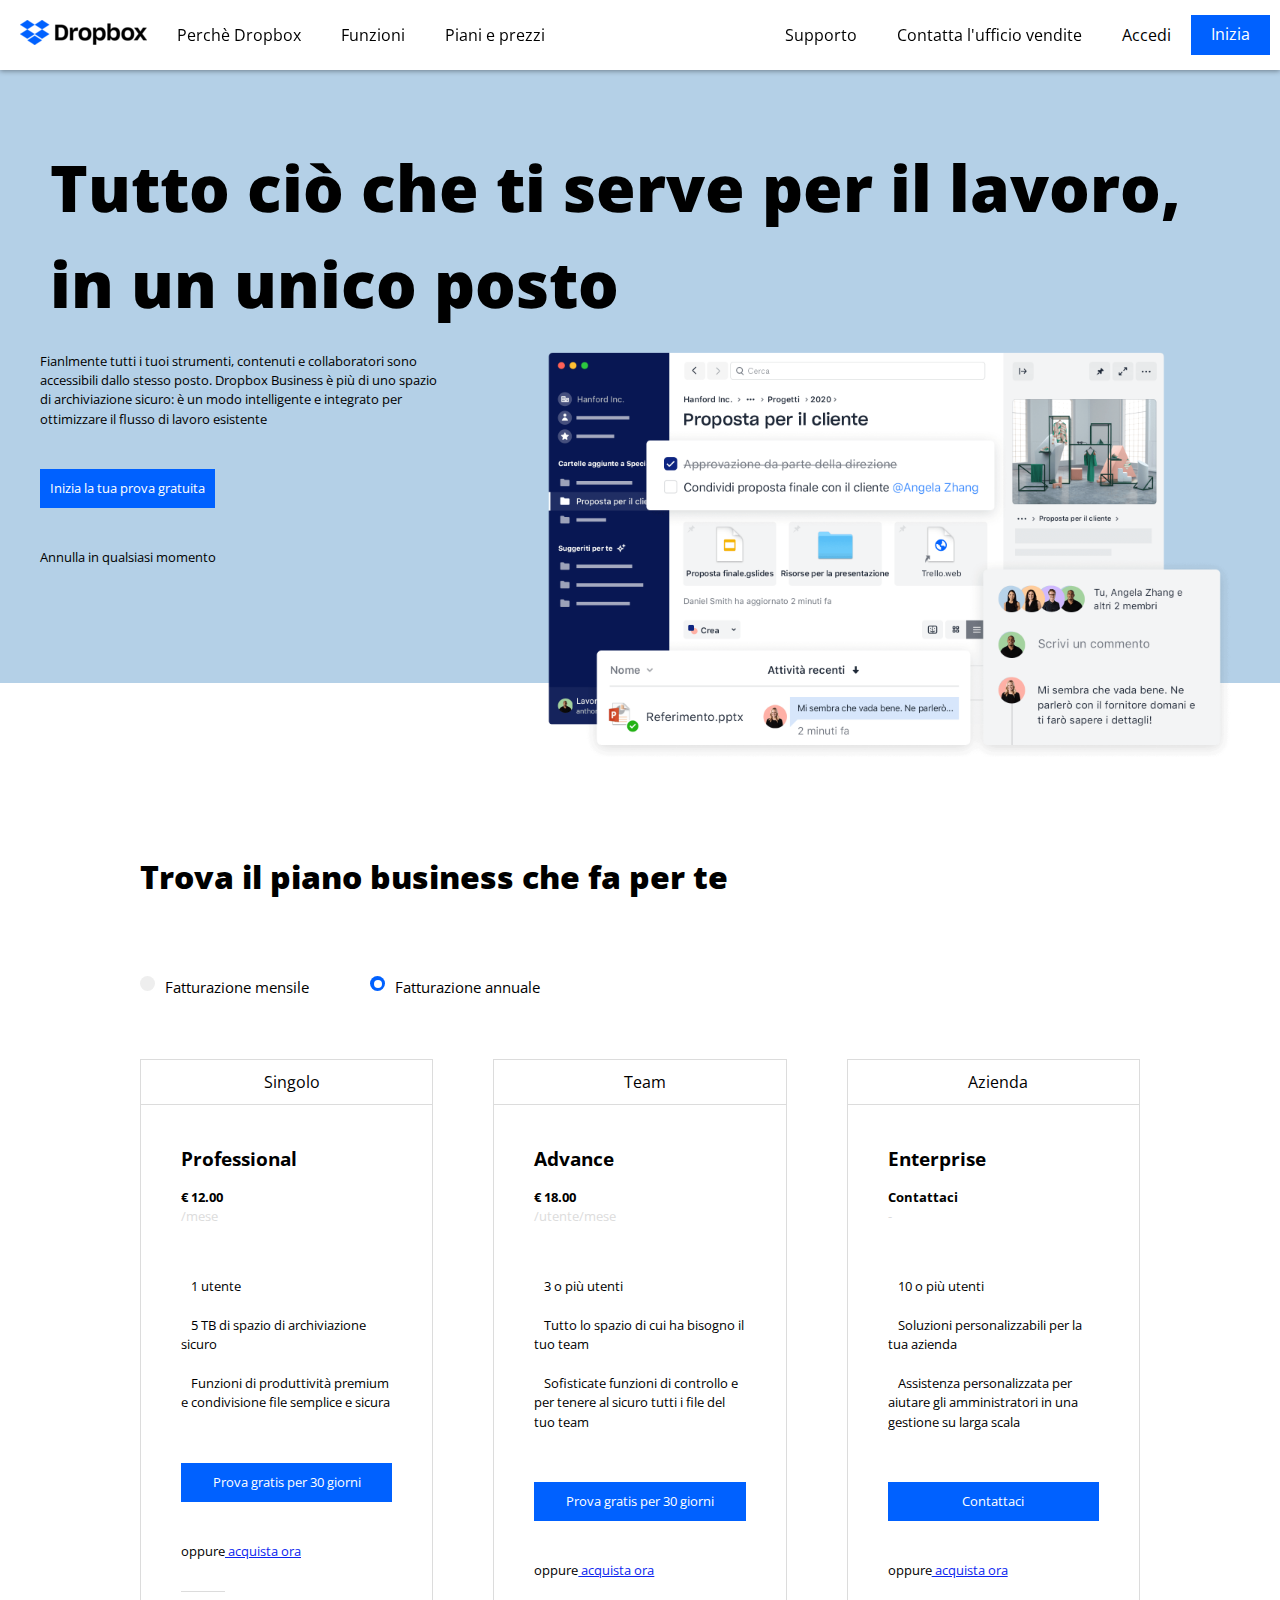
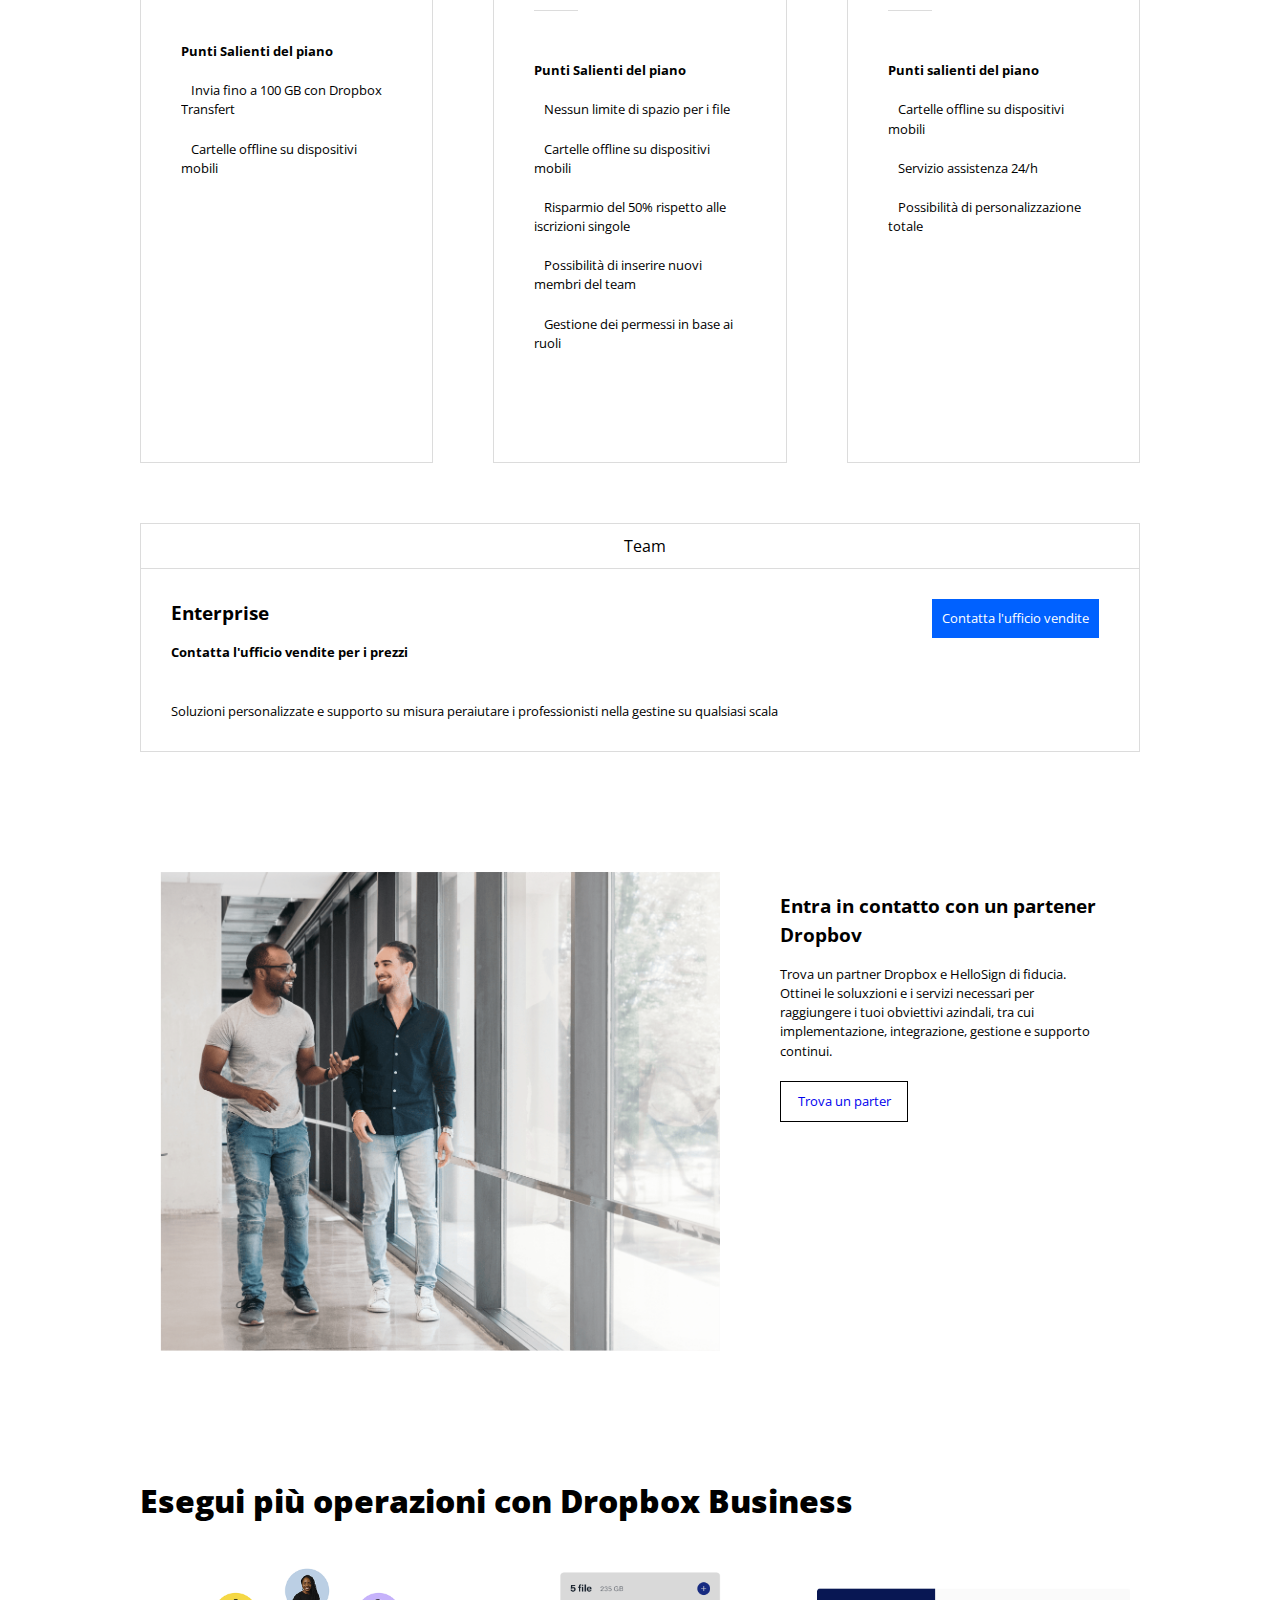
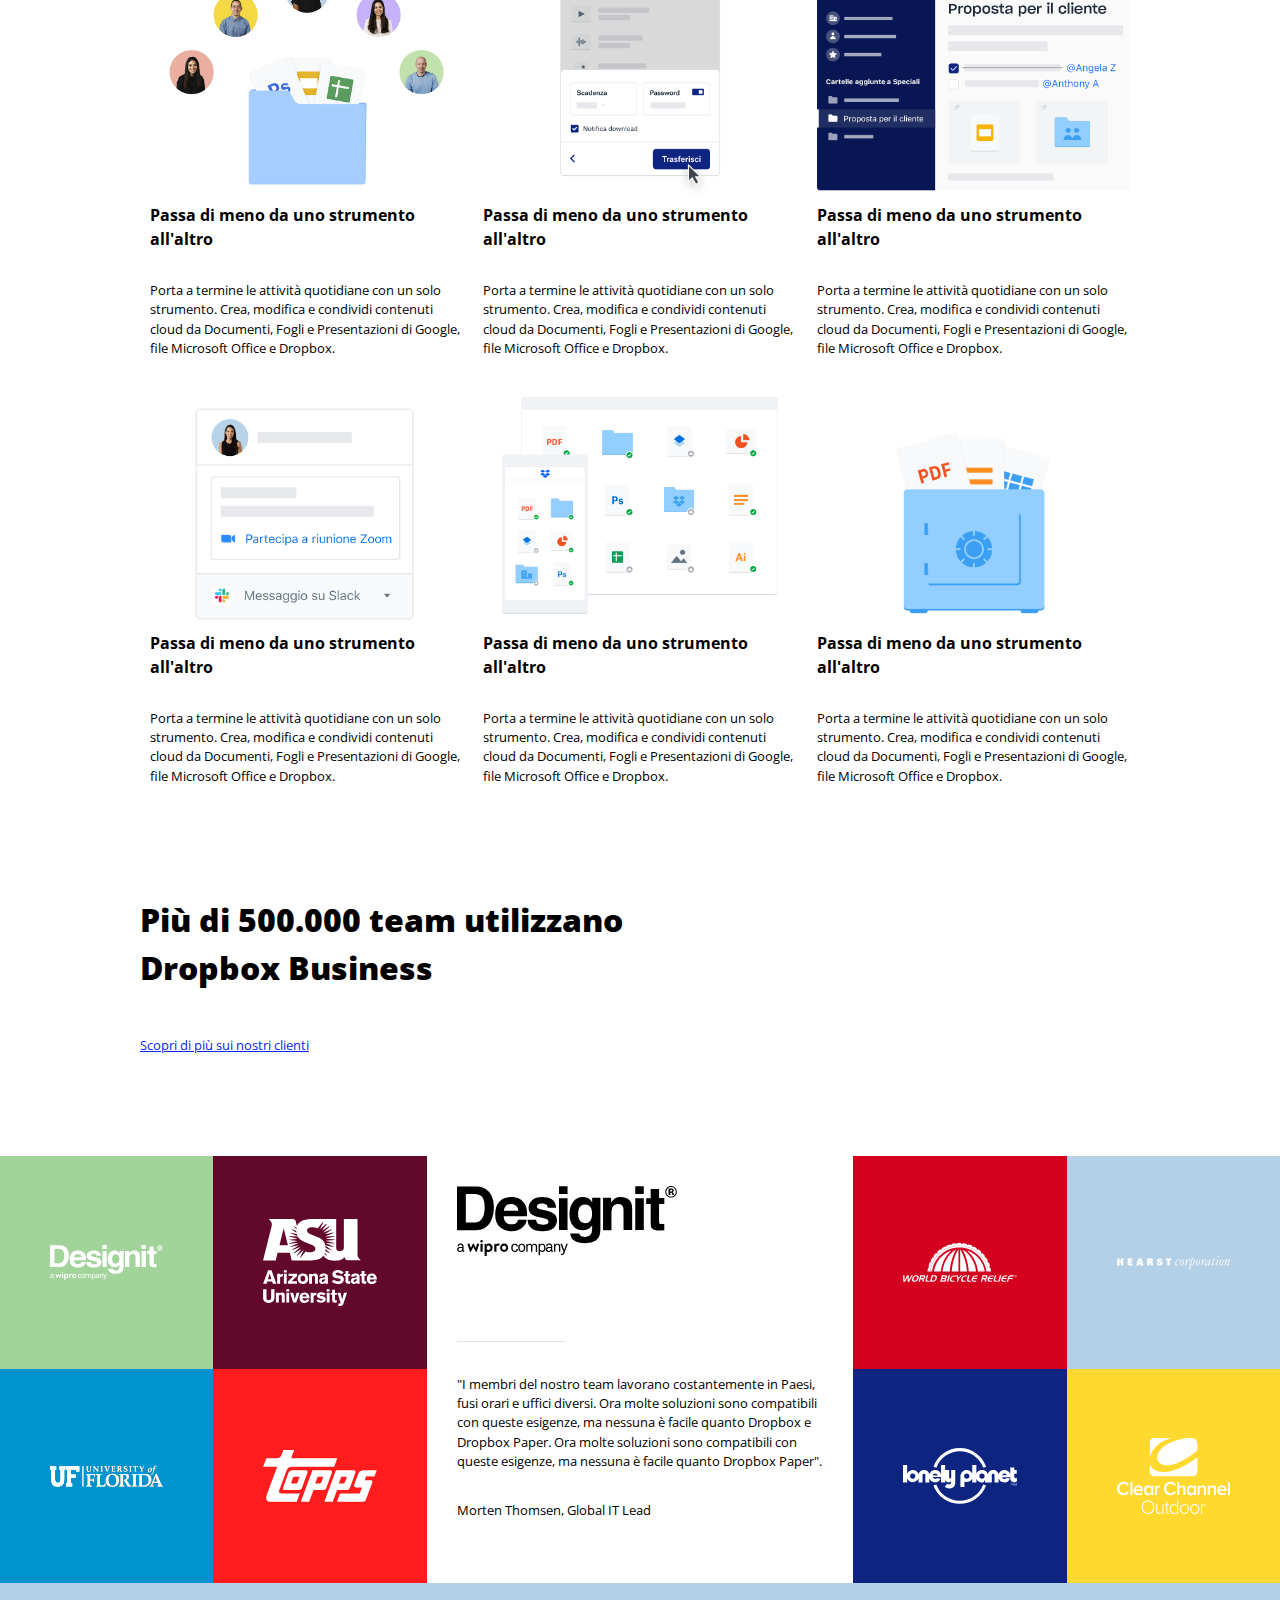
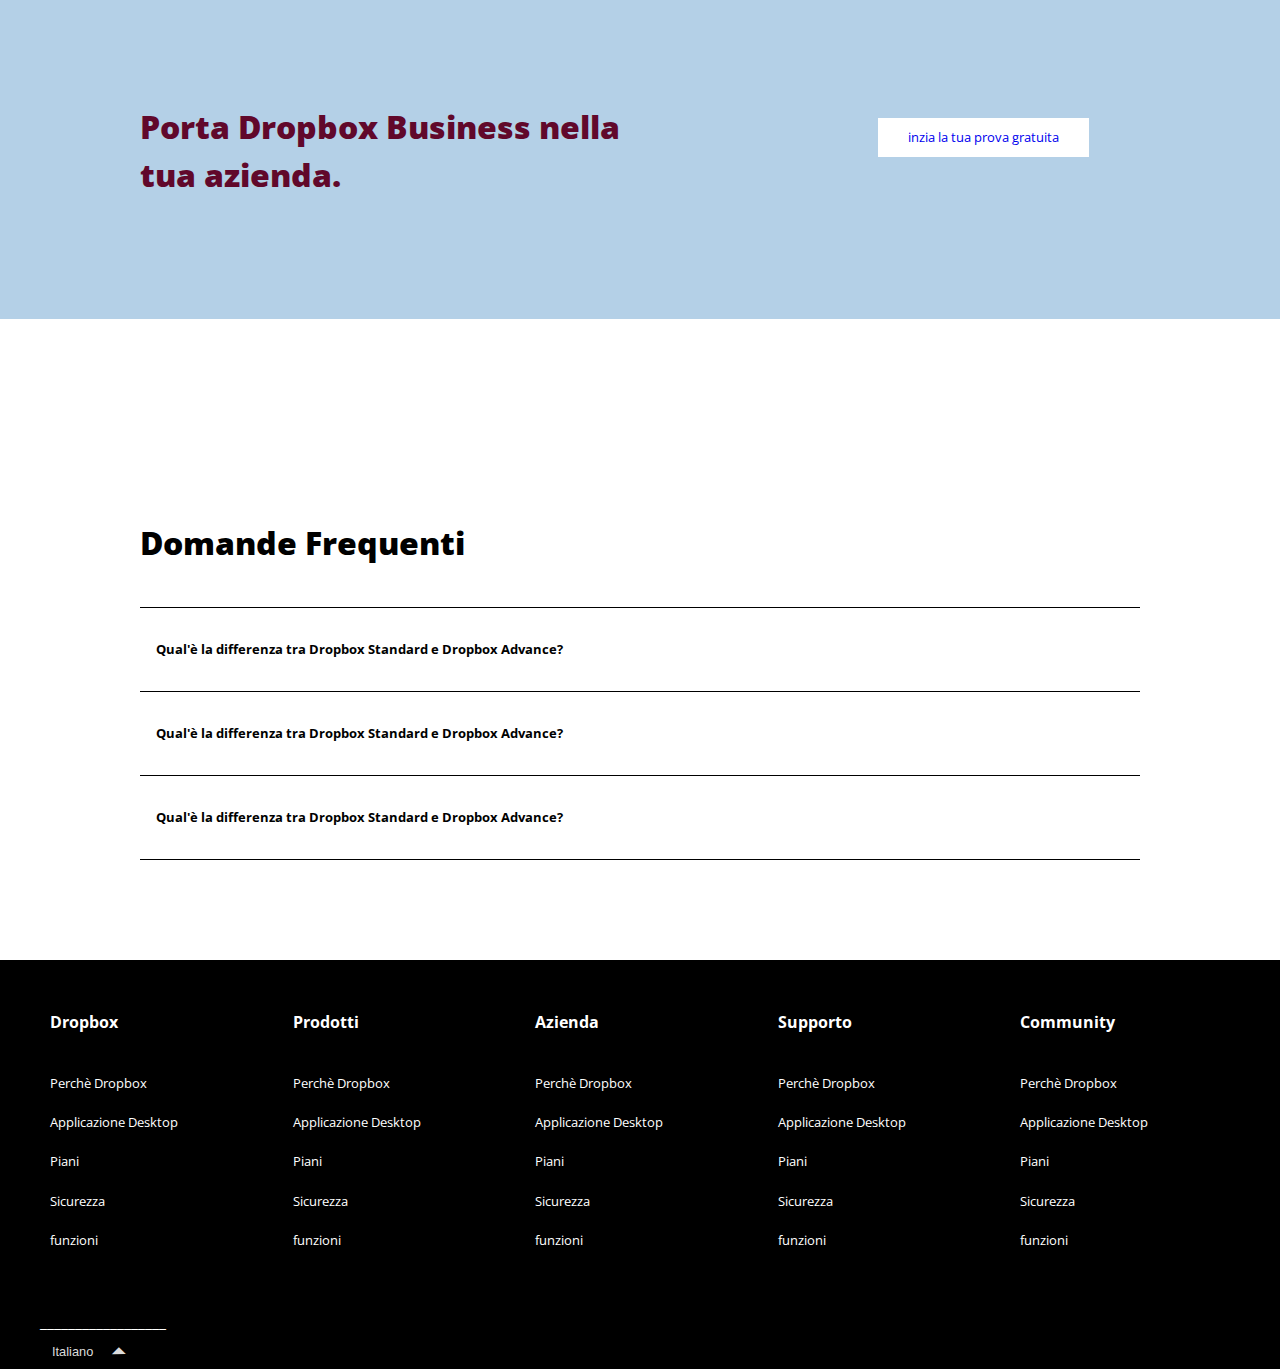
<file: index.html>
<!DOCTYPE html>
<html lang="en">
  <head>
    <meta charset="UTF-8">
    <meta name="viewport" content="width=device-width, initial-scale=1.0">
    <link rel="stylesheet" href="./css/style-reset.css">
    <link rel="stylesheet" href="./css/style.css">
    <link rel="stylesheet" href="./css/style-flex.css">
    <link rel="stylesheet" href="./css/style-dropdown.css">
    <link rel="preconnect" href="https://fonts.googleapis.com">
    <link rel="preconnect" href="https://fonts.gstatic.com" crossorigin>
    <link href="https://fonts.googleapis.com/css2?family=Open+Sans:ital,wght@0,300..800;1,300..800&display=swap"
      rel="stylesheet">
    <link rel="stylesheet" href="https://cdnjs.cloudflare.com/ajax/libs/font-awesome/6.5.1/css/all.min.css" integrity="sha512-DTOQO9RWCH3ppGqcWaEA1BIZOC6xxalwEsw9c2QQeAIftl+Vegovlnee1c9QX4TctnWMn13TZye+giMm8e2LwA=="
      crossorigin="anonymous"
      referrerpolicy="no-referrer">
    <title>Dropbox</title>
  </head>

  <body>
    <div id="app">
      <!-- header -->
      <header>
        <!-- nav -->
        <nav class=" display-flex justify-space-b align-center">
          <div id="nav-lf" class="display-flex">
            <img src="./img/logo-small.png" alt="navlogo">
            <ul class="display-flex">
              <!-- dropdown -->
              <li class="dropdown">
                <a href="#" class="a-black dropbtn">Perchè Dropbox</a>
                <div class="dropdown-content">
                  <ul> 
                    <li><strong>team</strong></li>
                    <li><a href="#">Vendite</a></li>
                    <li><a href="#">Marketing</a></li>
                    <li><a href="#">Risorse umane</a></li>
                    <li><a href="#">IT</a></li>
                    <li><a href="#">creativi</a></li>
                  </ul>
                  <ul>
                    <li><strong>Casi d'uso</strong></li>
                    <li><a href="#">Spazio di archiviazione</a></li>
                    <li><a href="#">Revisione video</a></li>
                    <li><a href="#">Firmare documenti</a></li>
                    <li><a href="#">Inviare file</a></li>
                  </ul>
                  <ul>
                    <li><strong>Settori</strong></li>
                    <li><a href="#">Edilizia</a></li>
                    <li><a href="#">Tecnologia</a></li>
                    <li><a href="#">Settore manifatturiero</a></li>
                    <li><a href="#">Mass media</a></li>
                    <li><a href="#">Servisi professionali</a></li>
                    <li><a href="#">Istruzione</a></li>
                  </ul>
                </div>
              </li>
            </ul>
            <ul class="display-flex">
              <li class="dropdown">
                <a href="#" class="a-black dropbtn">Funzioni</a>
                <div class="dropdown-content">
                  <ul> 
                    <li><a href="#"><i class="fa-brands fa-dropbox fa-lg"></i><strong>Dropbox</strong></a></li>
                    <li><a href="#"><i class="fa-solid fa-delete-left fa-lg"></i><strong>Backup</strong></a></li>
                    <li><a href="#"><i class="fa-solid fa-user-plus fa-lg"></i><strong>Sign</strong></a></li>
                    <li><a href="#"><i class="fa-solid fa-paper-plane fa-lg"></i><strong>DocSend</strong></a></li>
                  </ul>
                  <ul>
                    <li><a href="#"><i class="fa-brands fa-dashcube fa-lg"></i><strong>Dash</strong></a></li>
                    <li><a href="#"><i class="fa-solid fa-rotate-left fa-lg"></i><strong>Replay</strong></a></li>
                    <li><a href="#"><i class="fa-solid fa-camera fa-lg"></i><strong>Capture</strong></a></li>
                    <li><a href="#"><i class="fa-solid fa-universal-access fa-lg"></i><strong>Accesso anticipanto</strong></a></li>
                  </ul>  
                </div>
              </li>
            </ul>
            <ul class="display-flex">
              <li>
                <a href="#" class="a-black">Piani e prezzi</a>
            </ul>
          </div>
          <!-- nav right -->
          <div id="nav-rg" class="display-flex align-center">
            <ul class="display-flex">
              <li><a href="#" class="a-black">Supporto</a></li>
              <li><a href="#" class="a-black">Contatta l'ufficio vendite</a></li>
            </ul>
            <ul class="display-flex align-center">
              <li id="btn-nav-w"><a href="#" class="a-black">Accedi</a></li>
              <li id="btn-nav-b"><a href="#" class="a-white">Inizia</a></li>
            </ul>
          </div>
        </nav>
        <!-- hero -->
        <div id="hero" class=" container">
            <h1>Tutto ciò che ti serve per il lavoro, in un unico posto</h1>
          <div class="display-flex container">
            <div id="hero-sub-l" class="display-flex flex-column">
              <p>
              Fianlmente tutti i tuoi strumenti, contenuti e collaboratori sono
              accessibili dallo stesso posto. Dropbox Business è più di uno spazio
              di archiviazione sicuro: è un modo intelligente e integrato per
              ottimizzare il flusso di lavoro     esistente
              </p>
              <a href="#" class="a-white" id="nav-btn-blu">Inizia la tua prova gratuita</a>
              <a href="#" class="a-black" >Annulla in qualsiasi momento</a>
              <a href="#plan"><i class="fa-solid fa-arrow-down fa-2xl"></i></a>
            </div>
            <div id="hero-sub-r">
              <img src="./img/jumbo.png"  alt="Proposta-per-il-cliente">
            </div>
          </div>
        </div>
      </header>
      <!-- main -->
      <main>
        <!-- section 1 -->
        <section id="plan" class="container">
          <div class="small-container">
            <!-- title-plan -->
            <div>
              <h2>Trova il piano business che fa per te</h2>
            </div>
            <!-- radio-plan -->
            <div class="display-flex justify-space-b" id="radio-plan">
              <label class="contradio display-flex">
                Fatturazione mensile
                <input type="radio" checked="checked" name="radio">
                <span class="checkmark"></span>
              </label>
              <label class="contradio display-flex">
                Fatturazione annuale
                <input type="radio" checked="checked" name="radio">
                <span class="checkmark"></span>
              </label>
            </div>  
          </div>  
            <!-- cards-plan -->
          <div id="plan-card-cont" class=" small-container display-flex justify-space-b ">
            <div class="plan-cards display-flex flex-column">
              <div class="plan-mod">
                  <p><i class="fa-solid fa-user"></i>Singolo</p>
              </div>
              <div class="plan-main">
                <h3>Professional</h3>
                <p><strong>&euro; 12.00</strong></p>
                <p class="plan-grey">/mese</p>
                <ul>
                  <li>
                    <i class="fa-solid fa-user"></i>
                    1 utente
                  </li>  
                  <li>
                    <i class="fa-solid fa-folder"></i>
                    5 TB di spazio di archiviazione sicuro
                  </li>
                  <li>
                    <i class="fa-solid fa-share-nodes"></i>
                    Funzioni di produttività premium e condivisione file semplice e sicura
                  </li>
                </ul>
                <a href="" class="btn-blu a-white">Prova gratis per 30 giorni</a>
                <p class="break-p">oppure</p><span><a href="" class="a-underline"> acquista ora</a></span>
                <ul>
                  <li>
                    <strong>Punti Salienti del piano</strong>
                  </li>
                  <li>
                    <i class="fa-solid fa-check" style="color: #0061ff;">
                    </i>
                    Invia fino a 100 GB con Dropbox Transfert
                  </li>
                  <li>
                    <i class="fa-solid fa-check" style="color: #0061ff;">
                    </i>
                    Cartelle offline su dispositivi mobili
                  </li>
                </ul>
              </div>
            </div>
            <div class="plan-cards display-flex flex-column">
              <div class="plan-mod">
                <p><i class="fa-solid fa-users"></i>Team</p>
              </div>
              <div class="plan-main">
                <h3>Advance</h3>
                <p><strong>&euro; 18.00</strong></p>
                <p class="plan-grey">/utente/mese</p>
                <ul>
                  <li>
                    <i class="fa-solid fa-users"></i>
                    3 o più utenti
                  </li>
                  <li>
                    <i class="fa-solid fa-folder"></i>
                    Tutto lo spazio di cui ha bisogno il tuo team
                  </li>
                  <li>
                    <i class="fa-solid fa-share-nodes"></i>
                    Sofisticate funzioni di controllo e per tenere al sicuro tutti i file del tuo team
                  </li>
                </ul>
                <a href="#" class="btn-blu a-white">Prova gratis per 30 giorni</a>
                <p class="break-p">oppure</p><span><a href="#" class="a-underline"> acquista ora</a></span>
                <ul>
                  <li>
                    <strong>Punti Salienti del piano</strong>
                  </li>
                  <li>
                    <i class="fa-solid fa-check" style="color: #0061ff;">
                    </i>
                    Nessun limite di spazio per i file
                  </li>
                  <li>
                    <i class="fa-solid fa-check" style="color: #0061ff;">
                    </i>
                    Cartelle offline su dispositivi mobili
                  </li>
                  <li>
                    <i class="fa-solid fa-check" style="color: #0061ff;">
                    </i>
                    Risparmio del 50% rispetto alle iscrizioni singole
                  </li>
                  <li>
                    <i class="fa-solid fa-check" style="color: #0061ff;">
                    </i>
                    Possibilità di inserire nuovi membri del team
                  </li>
                  <li>
                    <i class="fa-solid fa-check" style="color: #0061ff;">
                    </i>
                    Gestione dei permessi in base ai ruoli
                  </li>
                </ul>
              </div>
            </div>
            <div class="plan-cards display-flex flex-column">
              <div class="plan-mod">
                <p><i class="fa-solid fa-building"></i>Azienda</p>
              </div>
              <div class="plan-main">
                <h3>Enterprise</h3>
                <p><strong>Contattaci</strong></p>
                <p class="plan-grey">-</p>
                <ul>
                  <li>
                    <i class="fa-solid fa-user"></i>
                    10 o più utenti
                  </li>
                  <li>
                    <i class="fa-solid fa-folder"></i>
                    Soluzioni personalizzabili per la tua azienda
                  </li>
                  <li>
                    <i class="fa-solid fa-share-nodes"></i>
                    Assistenza personalizzata per aiutare gli amministratori in una gestione su larga scala
                  </li>
                </ul>
                <a href="" class="btn-blu a-white">Contattaci</a>
                <p class="break-p">oppure</p><span><a href="" class="a-underline"> acquista ora</a></span>
                <ul>
                  <li>
                    <strong>Punti salienti del piano</strong>
                  </li>
                  <li>
                    <i class="fa-solid fa-check" style="color: #0061ff;">
                    </i>
                    Cartelle offline su dispositivi mobili
                  </li>
                  <li>
                    <i class="fa-solid fa-check" style="color: #0061ff;">
                    </i>
                    Servizio assistenza 24/h
                  </li>
                  <li>
                    <i class="fa-solid fa-check" style="color: #0061ff;">
                    </i>
                    Possibilità di personalizzazione totale
                  </li>
                </ul>
              </div>
            </div>         
          </div>
          <!-- cards plan side -->
          <div class="small-container">
            <div>
              <p id="plan-p-side"><i class="fa-solid fa-building"></i>Team</p>
            </div>
            <div id="plan-side" class="display-flex justify-space-b">
              <div>
                <h3>Enterprise</h3>
                <p><strong>Contatta l'ufficio vendite per i prezzi</strong></p>
                <p>Soluzioni personalizzate e supporto su misura peraiutare i professionisti nella gestine su qualsiasi scala</p>
              </div>
              <div class="padding-r">
                <a href="#" class="btn-blu a-white">Contatta l'ufficio vendite</a>
              </div>
            </div>
          </div>
        </section>
        <!-- partner section -->
        <section id="partner" class="container">
          <div class="small-container display-flex">
            <div class="left">
              <img src="./img/partner.png" alt="partner">
            </div>
            <div class="right">
              <h3>Entra in contatto con un partener Dropbov</h3>
              <p>Trova un partner Dropbox e HelloSign di fiducia. Ottinei le soluxzioni e i servizi necessari per raggiungere i tuoi obviettivi azindali, tra cui implementazione, integrazione, gestione e supporto continui.</p>
              <a href="#" id="white-btn-b">Trova un parter</a>
            </div>
          </div>
        </section>
        <!-- business section -->
        <article id="business" class="container">
          <h2>Esegui più operazioni con Dropbox Business</h2>
          <div class="small-container display-flex align-i-center flex-wrap justify-center align-center">
            <!-- business cards -->
            <div class="business-card">
              <img src="./img/business-feature-switching-tools.png" alt="business-tools">
              <h4>Passa di meno da uno strumento all'altro</h4>
              <p>Porta a termine le attività quotidiane con un solo strumento. Crea, modifica e condividi contenuti cloud da Documenti, Fogli e Presentazioni di Google, file Microsoft Office e Dropbox.</p>
            </div>
            <div class="business-card">
              <img src="./img/business-feature-send-files-it.png" alt="business-file">
              <h4>Passa di meno da uno strumento all'altro</h4>
              <p>Porta a termine le attività quotidiane con un solo strumento. Crea, modifica e condividi contenuti cloud da Documenti, Fogli e Presentazioni di Google, file Microsoft Office e Dropbox.</p>
            </div>
            <div class="business-card">
              <img src="./img/business-feature-coordinate-it.png" alt="business-coordinate">
              <h4>Passa di meno da uno strumento all'altro</h4>
              <p>Porta a termine le attività quotidiane con un solo strumento. Crea, modifica e condividi contenuti cloud da Documenti, Fogli e Presentazioni di Google, file Microsoft Office e Dropbox.</p>
            </div>
            <div class="business-card">
              <img src="./img/business-feature-integrations-it.png" alt="business-integrations">
              <h4>Passa di meno da uno strumento all'altro</h4>
              <p>Porta a termine le attività quotidiane con un solo strumento. Crea, modifica e condividi contenuti cloud da Documenti, Fogli e Presentazioni di Google, file Microsoft Office e Dropbox.</p>
            </div>
            <div class="business-card">
              <img src="./img/business-feature-multi-device.png" alt="business-devices">
              <h4>Passa di meno da uno strumento all'altro</h4>
              <p>Porta a termine le attività quotidiane con un solo strumento. Crea, modifica e condividi contenuti cloud da Documenti, Fogli e Presentazioni di Google, file Microsoft Office e Dropbox.</p>
            </div>
            <div class="business-card">
              <img src="./img/business-feature-security.png" alt="business-security">
              <h4>Passa di meno da uno strumento all'altro</h4>
              <p>Porta a termine le attività quotidiane con un solo strumento. Crea, modifica e condividi contenuti cloud da Documenti, Fogli e Presentazioni di Google, file Microsoft Office e Dropbox.</p>
            </div>
          </div>
        </article>
        <!-- team section -->
        <section id="team" class="container small-container">
          <h2>Più di 500.000 team utilizzano Dropbox Business</h2>
          <a href="#" class="a-underline">Scopri di più sui nostri clienti</a>
        </section>
        <!-- aside listbox -->
        <aside id="agency" class="display-flex">
          <div role="listbox" class="agency-cont display-flex align-i-center flex-wrap justify-center align-center">
            <!-- lables aside -->
            <figure class="label-agency justify-center align-i-center" id="green">
              <img src="./img/designit.svg" alt="designit">
            </figure>
            <figure class="label-agency justify-center align-i-center align-center" id="wine">
              <img src="./img/arizona_state_university.svg" alt="arizona_state_university">
            </figure>
            <figure class="label-agency justify-center align-i-center align-center" id="light-blue">
              <img src="./img/university_of_florida.svg" alt="university_of_florida">
            </figure>
            <figure class="label-agency justify-center align-i-center align-center" id="light-red">
              <img src="./img/topps.svg" alt="topps">
            </figure>
          </div>
          <!-- label center -->
          <div class="agency-cont" id="agency-cont-center">
            <img src="./img/designit.svg" alt="designit">
            <p class="plan-grey">__________________</p>
            <p>"I membri del nostro team lavorano costantemente in Paesi, fusi orari e uffici diversi. Ora molte soluzioni sono compatibili con queste esigenze, ma nessuna è facile quanto Dropbox e Dropbox Paper. Ora molte soluzioni sono compatibili con queste esigenze, ma nessuna è facile quanto Dropbox Paper".</p>
            <p>Morten Thomsen, Global IT Lead</p>
          </div>
          <div role="listbox" class="agency-cont display-flex align-i-center flex-wrap justify-center align-center">
            <!-- label aside -->
            <figure class="label-agency justify-center align-i-center align-center" id="red">
              <img src="./img/world_bicycle_relief.svg" alt="world_bicycle_relief">
            </figure>
            <figure class="label-agency justify-center align-i-center align-center" id="sky">
              <img src="./img/hearst_corp.svg" alt="hearst_corp">
            </figure>
            <figure class="label-agency justify-center align-i-center align-center" id="blue">
              <img src="./img/lonely_planet.svg" alt="lonely_planet">
            </figure>
            <figure class="label-agency justify-center align-i-center align-center" id="yellow">
              <img src="./img/clear_channel.svg" alt="clear_channel">
            </figure>
          </div>
        </aside>
        <!-- bring section -->
        <section id="bring">
          <div class="small-container display-flex justify-space-b">
            <div class="left">
              <h2>Porta Dropbox Business nella tua azienda.</h2>
            </div>
            <div class="right">
              <a href="#" class="btn-white">inzia la tua prova gratuita</a>
            </div>
          </div>
        </section>
        <!-- faq section -->
        <section id="faq" class="container">
          <div class="small-container">
            <h2>Domande Frequenti</h2>
          </div>
          <div class="small-container display-flex align-i-center justify-center">
            <!-- FAQ dropdowns -->
            <div id="faq-container">
              <div class="accordion">
                <div class="accordion-item" id="question1">
                  <a class="accordion-link display-flex justify-space-b align-i-center" href="#question1">
                    <strong>Qual'è la differenza tra Dropbox Standard e Dropbox Advance?</strong>
                    <i class="fa-solid fa-angle-down"></i>
                    <i class="fa-solid fa-angle-up"></i>
                  </a>
                  <div class="answer">
                    <p>
                      "la differenza tra Standard ed Advance è come paragonare un armadietto di scuola a una camera di sicurezza di Fort Knox. Il primo è tipo 'speriamo che nessuno rubi il mio astuccio', mentre il secondo è più come 'prova a mettere le mani sul mio prezioso cat GIF, hacker!'. Nel mondo dell'archiviazione online, passare da standard a advance è come passare da una tenda a un palazzo: c'è più spazio, più sicurezza e meno probabilità che il tuo segreto oscuro, ovvero una cartella piena di meme imbarazzanti, venga svelato."
                    </p>
                  </div>
                </div>
              </div>
              <div class="accordion">
                <div class="accordion-item" id="question2">
                  <a class="accordion-link display-flex justify-space-b align-i-center" href="#question2">
                    <strong>Qual'è la differenza tra Dropbox Standard e Dropbox Advance?</strong>
                    <i class="fa-solid fa-angle-down"></i>
                    <i class="fa-solid fa-angle-up"></i>
                  </a>
                  <div class="answer">
                    <p>
                      "La differenza tra Standard e Advance? È come confrontare una scatola di cartone con un armadio hi-tech che ha pure il suo personal trainer. Il primo è lì, impacchettato e timido, mentre il secondo è come uno spogliarello di dati con luci al LED e musica d'atmosfera. Se il tuo spazio di archiviazione online standard è una cantina polverosa, quello advance è una suite di lusso per i tuoi file, con servizio di pulizia digitale incluso!"
                    </p>
                  </div>
                </div>
              </div>
              <div class="accordion">
                <div class="accordion-item" id="question3">
                  <a class="accordion-link display-flex justify-space-b align-i-center" href="#question3">
                    <strong>Qual'è la differenza tra Dropbox Standard e Dropbox Advance?</strong>
                    <i class="fa-solid fa-angle-down"></i>
                    <i class="fa-solid fa-angle-up"></i>
                  </a>
                  <div class="answer">
                    <p>
                      "Oh, la differenza tra Standard e Advance? È come paragonare un capannone riscaldato per i tuoi vecchi mobili a casa della nonna con un deposito spaziale alimentato da alieni. Il primo ti fa sentire come se fossi nella soffitta di un parente che non hai mai conosciuto, mentre il secondo è più avanzato di una capsula del tempo intergalattica. Nel primo c'è spazio per le polverose foto di famiglia, nel secondo ci sono spazi per i tuoi file così vasti che persino gli extraterrestri si chiedono dove tu nasconda tutti quei meme."
                    </p>
                  </div>
                </div>
              </div>
            </div>
          </div>
        </section>
      </main>
    <!-- footer -->
      <footer>
        <!-- ft top -->
      <div class="ft-top container display-flex justify-space-b align-i-center flex-wrap">
        <ul>
          <li><strong>Dropbox</strong></li>
          <li><a href="#">Perchè Dropbox</a></li>
          <li><a href="#">Applicazione Desktop</a></li>
          <li><a href="#">Piani</a></li>
          <li><a href="#">Sicurezza</a></li>
          <li><a href="#">funzioni</a></li>
        </ul>
        <ul>
          <li><strong>Prodotti</strong></li>
          <li><a href="#">Perchè Dropbox</a></li>
          <li><a href="#">Applicazione Desktop</a></li>
          <li><a href="#">Piani</a></li>
          <li><a href="#">Sicurezza</a></li>
          <li><a href="#">funzioni</a></li>
        </ul>
        <ul>
          <li><strong>Azienda</strong></li>
          <li><a href="#">Perchè Dropbox</a></li>
          <li><a href="#">Applicazione Desktop</a></li>
          <li><a href="#">Piani</a></li>
          <li><a href="#">Sicurezza</a></li>
          <li><a href="#">funzioni</a></li>
        </ul>
        <ul>
          <li><strong>Supporto</strong></li>
          <li><a href="#">Perchè Dropbox</a></li>
          <li><a href="#">Applicazione Desktop</a></li>
          <li><a href="#">Piani</a></li>
          <li><a href="#">Sicurezza</a></li>
          <li><a href="#">funzioni</a></li>
        </ul>
        <ul>
          <li><strong>Community</strong></li>
          <li><a href="#">Perchè Dropbox</a></li>
          <li><a href="#">Applicazione Desktop</a></li>
          <li><a href="#">Piani</a></li>
          <li><a href="#">Sicurezza</a></li>
          <li><a href="#">funzioni</a></li>
        </ul>
        <p>__________________</p>
      </div>
      <!-- ft btm -->
      <div class="ft-bottom container">
        <ul>
          <li>
            <div class="dropdown-foo">
              <button class="dropbtn-foo"> <i class="fa-solid fa-earth-americas"></i>Italiano</button>
                <div class="dropdown-content-foo">
                  <a href="#">English</a>
                </div>
            </div>
          </li>
        </ul>
      </div>
      </footer>
    </div>
  </body>
</html>
</file>
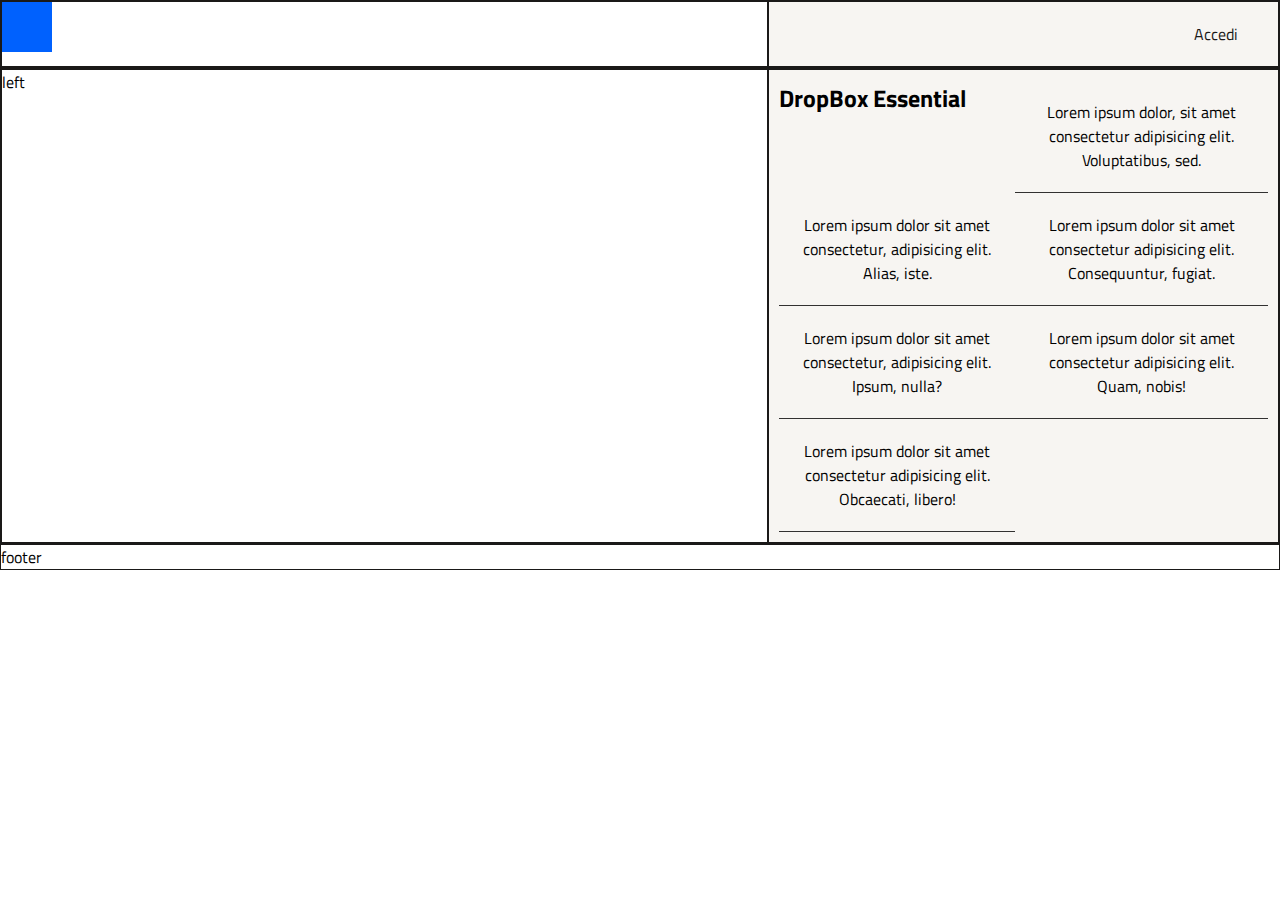
<file: index-alt.html>
<!DOCTYPE html>
<html lang="en">
<head>
    <meta charset="UTF-8">
    <meta name="viewport" content="width=device-width, initial-scale=1.0">
    <link rel="preconnect" href="https://fonts.googleapis.com">
    <link rel="preconnect" href="https://fonts.gstatic.com" crossorigin>
    <link href="https://fonts.googleapis.com/css2?family=Titillium+Web:ital,wght@0,200;0,300;0,400;0,600;0,700;0,900;1,200;1,300;1,400;1,600;1,700&display=swap" rel="stylesheet">
    <link rel="stylesheet" href="https://cdnjs.cloudflare.com/ajax/libs/font-awesome/6.5.1/css/all.min.css" integrity="sha512-DTOQO9RWCH3ppGqcWaEA1BIZOC6xxalwEsw9c2QQeAIftl+Vegovlnee1c9QX4TctnWMn13TZye+giMm8e2LwA==" crossorigin="anonymous" referrerpolicy="no-referrer" />
    <link rel="stylesheet" href="./css/style-reset.css">
    <link rel="stylesheet" href="./css/style-alt.css">
    <link rel="stylesheet" href="./css/style-flex.css">
    <title>Prova Dropbox Essential per liberi professionisti</title>
</head>
<body>
    <div id="app">
        <header>
            <nav class="display-flex">
                <div class="left">
                    <div id="main-logo" class="display-flex align-i-center justify-center">
                        <a href="#">
                            <i class="fa-brands fa-dropbox fa-2xl" style="color: #ffffff;"></i>
                        </a>
                    </div>
                </div>
                <div class="right display-flex align-i-center justify-flex-end">
                <a href="#" class="btn-tras a-black">Accedi</a>
                </div>
            </nav>
        </header>
        <main class="display-flex">
            <div class="left">left</div>
            <div class="right grid-container">
                <div class="display-flex"><h2>DropBox Essential</h2></div>
                <div class="grid-item">
                    <span><i class="fa-brands fa-dropbox fa-2xl" style="color: #ffffff;"></i></span>
                    Lorem ipsum dolor, sit amet consectetur adipisicing elit. Voluptatibus, sed.
                </div>
                <div class="grid-item">
                    Lorem ipsum dolor sit amet consectetur, adipisicing elit. Alias, iste.
                </div>
                <div class="grid-item">
                    Lorem ipsum dolor sit amet consectetur adipisicing elit. Consequuntur, fugiat.
                </div>
                <div class="grid-item">
                    Lorem ipsum dolor sit amet consectetur, adipisicing elit. Ipsum, nulla?
                </div>
                <div class="grid-item">
                    Lorem ipsum dolor sit amet consectetur adipisicing elit. Quam, nobis!
                </div>
                <div class="grid-item">
                    Lorem ipsum dolor sit amet consectetur adipisicing elit. Obcaecati, libero!
                </div>
            </div>    
        </main>
        <footer>footer</footer>
    </div>
</body>
</html>
</file>
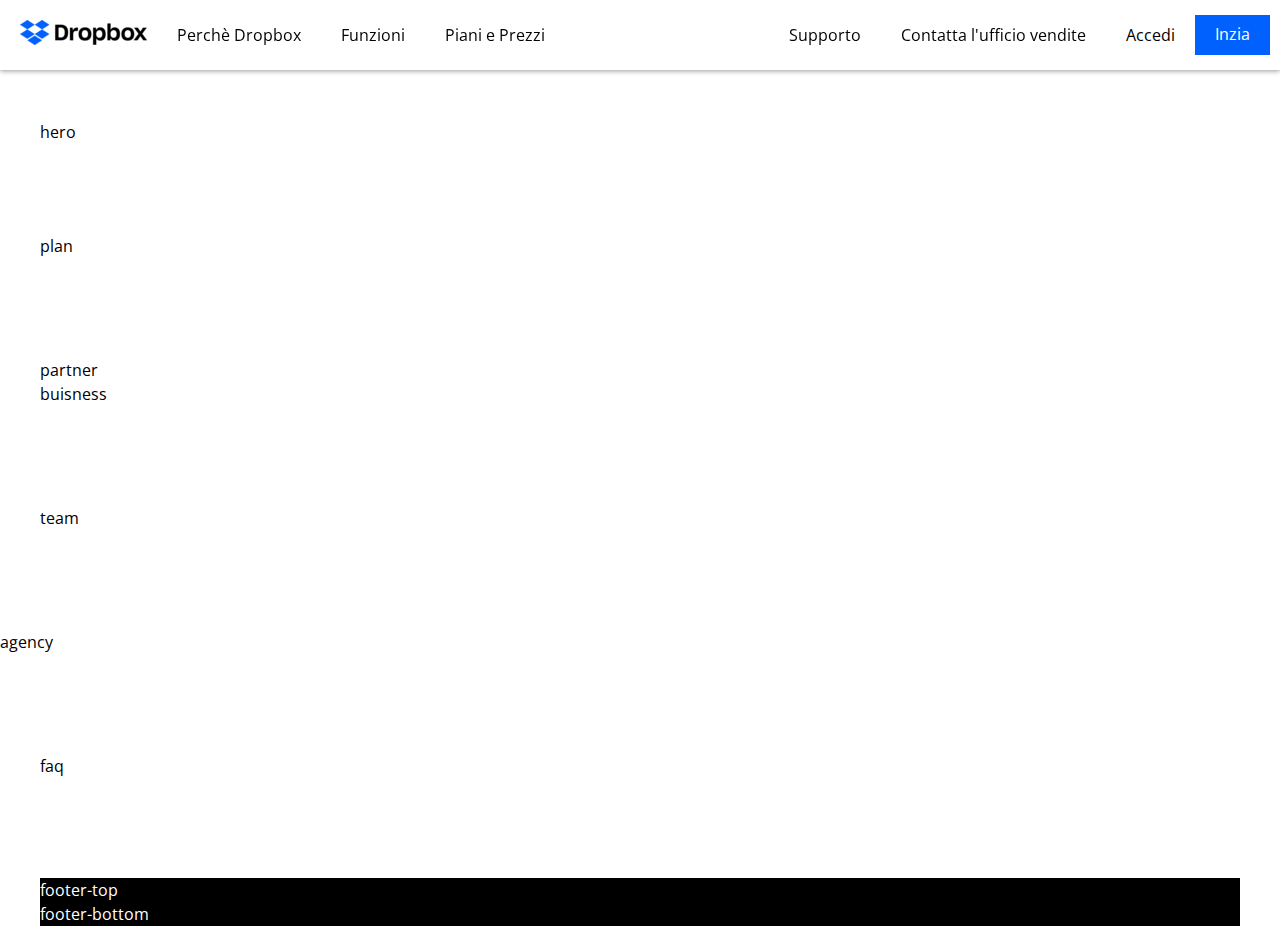
<file: indez.html>
<!DOCTYPE html>
<html lang="en">
  <head>
    <meta charset="UTF-8" />
    <meta name="viewport" content="width=device-width, initial-scale=1.0" />
    <link rel="stylesheet" href="./css/style-reset.css" />
    <link rel="stylesheet" href="./css/style.css" />
    <link rel="stylesheet" href="./css/style-flex.css" />
    <link rel="preconnect" href="https://fonts.googleapis.com" />
    <link rel="preconnect" href="https://fonts.gstatic.com" crossorigin />
    <link
      href="https://fonts.googleapis.com/css2?family=Open+Sans:ital,wght@0,300..800;1,300..800&display=swap"
      rel="stylesheet"
    />
    <link
      rel="stylesheet"
      href="https://cdnjs.cloudflare.com/ajax/libs/font-awesome/6.5.1/css/all.min.css"
      integrity="sha512-DTOQO9RWCH3ppGqcWaEA1BIZOC6xxalwEsw9c2QQeAIftl+Vegovlnee1c9QX4TctnWMn13TZye+giMm8e2LwA=="
      crossorigin="anonymous"
      referrerpolicy="no-referrer"
    />
    <title>Dropbox</title>
  </head>

  <body>
    <div id="app">
      <!-- header -->
      <header class="debug-1">
        <nav class="debug display-flex justify-space-b align-center">
            <div id="nav-lf" class="display-flex">
                <img src="./img/logo-small.png" alt="navlogo">
                <ul class="display-flex">
                    <li><a href="" class="a-black">Perchè Dropbox</a></li>
                    <li><a href="" class="a-black">Funzioni</a></li>
                    <li><a href="" class="a-black">Piani e Prezzi</a></li>
                </ul>
            </div>
            <div id="nav-rg" class="display-flex align-center">
                <ul class="display-flex">
                    <li><a href="" class="a-black">Supporto</a></li>
                    <li><a href="" class="a-black ">Contatta l'ufficio vendite</a></li>
                </ul>
                <ul class="display-flex align-center">
                    <li id="btn-nav-w"><a href="" class="a-black">Accedi</a></li>
                    <li id="btn-nav-b"><a href="" class="a-white" >Inzia</a></li>
                </ul>
            </div>
        </nav>
        <div id="hero" class="debug container">hero</div>
      </header>
      <!-- main -->
      <main class="debug-1">
        <section id="plan" class="debug container padding">plan</section>
        <section id="partner" class="debug container padding">partner</section>
        <section id="buisness" class="debug container padding">
          buisness
        </section>
        <section id="team" class="debug container padding">team</section>
        <section id="agency" class="debug">agency</section>
        <section id="faq" class="debug container padding">faq</section>
      </main>
      <!-- footer -->
      <footer class="debug-1 container">
        <div class="ft-top debug">footer-top</div>
        <div class="ft-bottom debug">footer-bottom</div>
      </footer>
    </div>
  </body>
</html>
</file>
<file: css/style.css>
/* colors */

:root {
  --color-background: #ffffff;
  --color-background-image: #b4d0e7;
  --color-button: #0061ff;
  --color-background-footer: #000000;
  --color-bg-designit: #a2d39b;
  --color-bg-asu: #61082b;
  --color-bg-uniflorida: #0093ce;
  --color-bg-topps: #ff1c1c;
  --color-bg-designit-center: #f5f5f5;
  --color-bg-bicycle: #d5001f;
  --color-bg-lonelyplanet: #0d2481;
  --color-bg-herst: #b4d0e7;
  --color-bg-clearchannel: #ffd830;
  --color-text-buisness: #61082b;
  --color-links: #0c26ef;
}

/* utility */

.container {
  max-width: 1200px;
  margin: 0 auto;
}

.small-container {
  position: relative;
  max-width: 1000px;
  margin: auto;
}

.a-black {
  color: var(--color-background-footer);
}

.a-white {
  color: var(--color-background);
}

#plan,
#partner,
#business,
#team,
#agency,
#bring,
#faq {
  padding-top: 100px;
}

h2 {
  font-size: 2em;
  font-weight: 900;
}

#plan h2 {
  padding-bottom: 15px;
  padding-left: 0px;
}

#team h2 {
  padding-bottom: 15px;
}

#business h2 {
  padding-left: 100px;
  padding-bottom: 15px;
}

#bring .left h2 {
  padding: 0px 100px 100px 0px;
  color: var(--color-text-buisness);
}

/* btn general */

#nav-btn-blu {
  display: block;
  width: fit-content;
  padding: 10px;
  background-color: var(--color-button);
}

.btn-blu {
  text-align: center;
  display: block;
  padding: 10px 10px;
  background-color: var(--color-button);
}

.btn-blu:hover,
#nav-btn-blu:hover {
  opacity: 0.8;
}

.white-btn {
  padding: 10px;
  border: 1px solid var(--color-background-footer);
  text-align: center;
}

.white-btn:hover {
  opacity: 0.8;
}

.btn-white {
  position: absolute;
  right: 51px;
  top: 35px;
  padding: 10px 30px;
  background-color: var(--color-background);
}

#white-btn-b {
  text-align: center;
  display: block;
  width: 40%;
  padding: 10px;
  border: 1px solid var(--color-background-footer);
}

#white-btn-b:hover {
  opacity: 0.8;
}

/* radio check btn */

.contradio {
  display: block;
  position: relative;
  padding-left: 25px;
  cursor: pointer;
  font-size: 15px;
  -webkit-user-select: none;
  -moz-user-select: none;
  -ms-user-select: none;
  user-select: none;
}

.contradio input {
  position: absolute;
  opacity: 0;
  cursor: pointer;
}

.checkmark {
  position: absolute;
  top: 0;
  left: 0;
  height: 15px;
  width: 15px;
  background-color: #eee;
  border-radius: 50%;
}

.contradio:hover input ~ .checkmark {
  background-color: #ccc;
}

.contradio input:checked ~ .checkmark {
  background-color: var(--color-button);
}

.checkmark:after {
  content: "";
  position: absolute;
  display: none;
}

.contradio input:checked ~ .checkmark:after {
  display: block;
}

.contradio .checkmark:after {
  top: 50%;
  left: 7.5px;
  transform: translate(-50%, -50%);
  width: 8px;
  height: 8px;
  border-radius: 50%;
  background: var(--color-background);
}

/* #app */

#app {
  position: relative;
}

/* body section */

body {
  font-family: "Open Sans", sans-serif;
  width: 100%;
  height: 100vh;
  background-color: var(--color-background);
  min-width: 1200px;
  line-height: 1.5;
}

h3 {
  font-size: 1.5em;
  padding-bottom: 15px;
}

/* header section */

header {
  background-color: var(--color-background-image);
  width: 100%;
}

nav {
  background-color: var(--color-background);
  width: 100%;
  height: 70px;
  padding: 10px 10px 0px;
  position: fixed;
  top: 0;
  z-index: 1000;
  box-shadow: 0 1px 5px rgba(0, 0, 0, 0.4);
}

ul {
  margin: 0;
  padding: 0;
  overflow: hidden;
}

nav a:hover {
  color: var(--color-button);
}

nav li {
  padding: 13px 20px;
  font-size: 1em;
}

nav img {
  padding: 10px 10px 25px;
}

#btn-nav-w {
  background-color: var(--color-background);
}

#btn-nav-b {
  border-top: 5px solid var(--color-background);
  background-color: var(--color-button);
  margin-bottom: 15px;
  line-height: 0.8;
}

#btn-nav-b:hover {
  opacity: 0.8;
}

#btn-nav-b a:hover {
  color: var(--color-background);
}

/* hero section */

#hero {
  word-wrap: break-word;
  padding: 20px 0px;
  position: relative;
  top: 100px;
}

#hero h1 {
  font-weight: 900;
  font-size: 4em;
  padding: 20px 10px;
}

/* #hero-sub-l */

#hero-sub-l {
  width: 40%;
  padding-right: 70px;
  font-size: 0.8em;
}

#hero-sub-l a {
  display: block;
  text-align: left;
}

#hero-sub-l .a-black {
  padding-top: 40px;
}

#hero-sub-l i {
  font-size: 3em;
  position: absolute;
  left: 0px;
  bottom: 135px;
  color: var(--color-background-footer);
}

#hero-sub-l p {
  padding-bottom: 40px;
}

/* #hero-sub-r */

#hero-sub-r {
  width: 60%;
}

#hero-sub-r img {
  width: 100%;
}

/* main section */

main {
  padding-top: 70px;
}

/* plan */

#plan i {
  padding-right: 10px;
}

#radio-plan {
  padding-top: 60px;
  width: 40%;
}

/* plan cards */

#plan-card-cont {
  width: 100%;
  margin: 60px auto;
}

.plan-cards {
  width: calc(100% / 3 - 40px);
}

.plan-mod p {
  padding: 10px;
  border: 1px solid gainsboro;
  text-align: center;
}

.plan-main {
  border-right: 1px solid gainsboro;
  border-left: 1px solid gainsboro;
  border-bottom: 1px solid gainsboro;
  padding: 40px;
  line-height: 1.5;
  font-size: 0.8em;
  height: 958.62px;
}

.plan-main ul {
  padding: 40px 0px;
}

.plan-main li {
  padding: 10px 0px;
}

.plan-grey {
  color: gainsboro;
}

.a-underline {
  text-decoration: underline;
  color: var(--color-links);
}

.a-underline:hover {
  color: #551a8b;
}

.a-hunderlin:visited {
  color: #551a8b;
}

.break-p {
  display: inline-block;
  padding: 40px 0px 30px;
  border-bottom: 1px solid gainsboro;
}

#plan-side {
  border-right: 1px solid gainsboro;
  border-left: 1px solid gainsboro;
  border-bottom: 1px solid gainsboro;
  padding: 30px;
  font-size: 0.8em;
}

#plan-side strong {
  display: block;
  padding-bottom: 40px;
}

.padding-r {
  padding-right: 10px;
}

#plan-p-side {
  padding: 10px;
  border: 1px solid gainsboro;
  text-align: center;
}

/* partner section */

.left {
  width: 60%;
  padding: 20px 0px;
}

.left img {
  width: 100%;
  padding: 0px 20px;
}

.right {
  width: 40%;
  padding: 40px;
  font-size: 0.8em;
}

.right p {
  display: block;
  padding-bottom: 20px;
}

/*  business section*/

.business-card {
  width: calc(100% / 3);
  min-width: 200px;
  position: relative;
  padding: 10px;
}

.business-card p {
  font-size: 0.8em;
  padding-top: 30px;
}

.business-card img {
  width: 100%;
  height: 100%;
  display: block;
  object-fit: cover;
}

/* team section */

#team {
  text-align: left;
  padding-right: 500px;
}

#team h2 {
  padding-bottom: 40px;
}

#team a {
  font-size: 0.8em;
}

/* agency section */

#agency {
  width: 100%;
}

.agency-cont {
  width: calc(100% / 3);
  padding: 0;
  margin: 0;
}

.label-agency {
  width: 50%;
  aspect-ratio: 1 / 1;
}

.label-agency img {
  display: block;
  width: 100%;
  height: 100%;
  padding: 50px;
  object-fit: contain;
  filter: invert(100%);
  cursor: pointer;
}

#green {
  background-color: var(--color-bg-designit);
  transition: 1s;
}

#green:hover {
  border: 10px ridge var(--color-bg-designit);
}

#light-blue {
  background-color: var(--color-bg-uniflorida);
  transition: 1s;
}

#light-blue:hover {
  border: 10px ridge var(--color-bg-uniflorida);
}

#wine {
  background-color: var(--color-bg-asu);
  transition: 1s;
}

#wine:hover {
  border: 10px ridge var(--color-bg-asu);
}

#light-red {
  background-color: var(--color-bg-topps);
  transition: 1s;
}

#light-red:hover {
  border: 10px ridge var(--color-bg-topps);
}

#red {
  background-color: var(--color-bg-bicycle);
  transition: 1s;
}

#red:hover {
  border: 10px ridge var(--color-bg-bicycle);
}

#sky {
  background-color: var(--color-bg-herst);
  transition: 1s;
}

#sky:hover {
  border: 10px ridge var(--color-bg-herst);
}

#blue {
  background-color: var(--color-bg-lonelyplanet);
  transition: 1s;
}

#blue:hover {
  border: 10px ridge var(--color-bg-lonelyplanet);
}

#yellow {
  background-color: var(--color-bg-clearchannel);
  transition: 1s;
}

#yellow:hover {
  border: 10px ridge var(--color-bg-clearchannel);
}

#agency-cont-center {
  padding: 30px 30px 0px;
  font-size: 0.8em;
  overflow: auto;
}

#agency-cont-center img {
  width: 60%;
  padding-bottom: 35px;
}

#agency-cont-center p {
  padding: 30px 0px 0px;
}

/* bring section */

#bring {
  width: 100%;
  background-color: var(--color-background-image);
}

/* faq section */

#faq {
  padding-bottom: 100px;
}

#faq h2 {
  padding: 100px 0px 40px;
}

/* footer */

footer {
  width: 100%;
  background-color: var(--color-background-footer);
  color: var(--color-background);
}

footer strong {
  display: block;
  padding-left: 10px;
  padding-bottom: 30px;
}

footer ul {
  width: calc(100% / 5 - 10px);
}

.ft-top ul {
  padding: 50px 0px;
}

footer a {
  display: inline-block;
  color: var(--color-background);
  font-size: 0.8em;
  padding: 10px;
}

footer a:hover {
  text-decoration: underline;
}

footer i {
  padding-right: 10px;
}
</file>
<file: css/style-flex.css>
/* display-flex */
.display-flex {
  display: flex;
}


/* flex-direction */

.flex-row {
  flex-direction: row;
}
.flex-row-reverse {
  flex-direction: row-reverse;
}
.flex-column {
  flex-direction: column;
}
.flex-column-reverse {
  flex-direction: column-reverse;
}

/* flex-wrap */

.flex-nowrap {
  flex-wrap: nowrap;
}
.flex-wrap {
  flex-wrap: wrap;
}
.flex-wrap-reverse {
  flex-wrap: wrap-reverse;
}

/* justify-content */

.justify-flex-start {
  justify-content: flex-start;
}
.justify-flex-end {
  justify-content: flex-end;
}
.justify-center {
  justify-content: center;
}
.justify-space-b {
  justify-content: space-between;
}
.justify-space-a {
  justify-content: space-around;
}
.justify-space-e {
  justify-content: space-evenly;
}

/* align-content */

.align-flex-start {
  align-content: flex-start;
}
.align-flex-end {
  align-content: flex-end;
}
.align-center {
  align-content: center;
}
.align-stretch {
  align-content: stretch;
}
.align-space-b {
  align-content: space-between;
}
.align-space-a {
  align-content: space-around;
}

/* align-items */

.align-i-flex-start {
  align-items: flex-start;
}
.align-i-flex-end {
  align-items: flex-end;
}
.align-i-center {
  align-items: center;
}
.align-i-stretch {
  align-items: stretch;
}
.align-i-baseline {
  align-items: baseline;
}

/* order */

.order {
  order: 1;
}

/* flex-shrink, grow and basis */

.flex-shrink {
  flex-shrink: 1;
}
.flex-grow {
  flex-grow: 0;
}
.flex-basis {
  flex-basis: auto;
}

/* align-self */

.align-self-auto {
  align-self: auto;
}
.align-self-flex-start {
  align-self: flex-start;
}
.align-self-flex-end {
  align-self: flex-end;
}
.align-self-center {
  align-self: center;
}
.align-self-baseline {
  align-self: baseline;
}
.align-self-stretch {
  align-self: stretch;
}
</file>
<file: css/style-dropdown.css>
/* nav dropdown */

li a:hover,
.dropdown:hover .dropbtn {
  background-color: transparent;
}

li.dropdown {
  display: inline-block;
}

.dropdown-content {
  display: none;
  position: absolute;
  top: 70px;
  left: 0px;
  padding-left: 160px;
  padding-bottom: 15px;
  background-color: var(--color-background);
  min-width: 160px;
  width: 100%;
  border-bottom: 1px solid gainsboro;
  z-index: 2000;
}

.dropdown-content ul {
  float: left;
}

.dropdown-content a {
  color: black;
  text-decoration: none;
  display: block;
  text-align: left;
}

.dropdown-content i {
  padding-left: 140px;
  padding-right: 15px;
}

.dropdown:hover .dropdown-content {
  display: block;
}

/* dropdown FAQ */

.faq-container {
  width: 100%;
  padding: 0px 10px;
}

.accordion-item {
  background-color: var(--color-background);
  padding: 16px;
  border-top: 1px solid var(--color-background-footer);
}

#question3 {
  border-bottom: 1px solid var(--color-background-footer);
}

.accordion-link {
  font-size: 0.8em;
  color: var(--color-background-footer);
  background-color: var(--color-background);
  width: 100%;
  padding: 16px 0;
}

.accordion-link i {
  color: var(--color-background-footer);
  padding: 8px;
}

.accordion-link .fa-angle-up {
  display: none;
}

.answer {
  max-height: 0;
  overflow: hidden;
  position: relative;
  background-color: var(--color-background);
  transition: max-height;
}

.answer::before {
  content: "";
  position: absolute;
  width: 9.6px;
  height: 90%;
  background-color: gainsboro;
  top: 50%;
  left: 0;
  transform: translateY(-50%);
}

.answer p {
  color: var(--color-background-footer);
  opacity: 0.6;
  font-size: 0.8em;
  padding: 32px;
}

.accordion-item:target .answer {
  max-height: 3840px;
}

.accordion-item:target .accordion-link .fa-angle-down {
  display: none;
}

.accordion-item:target .accordion-link .fa-angle-up {
  display: block;
}

/* dropdown footer */

.dropbtn-foo {
  background-color: transparent;
  color: gainsboro;
  padding: 10px 2px;
  font-size: 16px;
  border: none;
  cursor: pointer;
  position: relative;
  font-size: 0.8em;
}

.dropbtn-foo::after {
  content: "\25E4";
  position: absolute;
  transform: rotate(45deg);
  left: 75px;
  top: 12px;
}

.dropdown-foo {
  position: relative;
  display: inline-block;
}

.dropdown-content-foo {
  display: none;
  position: absolute;
  bottom: 30px;
  background-color: #f9f9f9;
  min-width: 160px;
  box-shadow: 0px 8px 16px 0px rgba(0, 0, 0, 0.2);
  z-index: 1;
}

.dropdown-content-foo a {
  color: black;
  padding: 12px 16px;
  text-decoration: none;
  display: block;
}

.dropdown-content-foo a:hover {
  background-color: gainsboro;
}

.dropdown-foo:hover .dropdown-content-foo {
  display: block;
}

.dropdown-foo:hover .dropbtn-foo {
  background-color: var(--color-primary);
}
</file>
<file: css/style-alt.css>
/* general */

:root {
	--color-color-background: #ffffff;
	--color-color-secondary: #f7f5f2;
	--color-color-text: #1a1918;
	--color-color-label: #0061fe;
}

body {
    font-family: "Titillium Web", sans-serif;
}

#app {
    width: 100%;
    height: 100vh;
    font-size: 1em;
    background-color: var(--color-color-background);
    position: relative;
}

header {
    width: 100%;
    border: 1px solid var(--color-color-text) ;
}

main {
    width: 100%;
    border: 1px solid var(--color-color-text);
}

.left {
    width: 60%;
    border: 1px solid var(--color-color-text);
    background-color: transparent;
}

.right {
    width: 40%;
    border: 1px solid var(--color-color-text);
    background-color: var(--color-color-secondary);
    padding: 10px;
}

footer {
    width: 100%;
    border: 1px solid var(--color-color-text);
}

#main-logo {
    background-color: var(--color-color-label);
    width: 50px;
    height: 50px;
    aspect-ratio: 1 / 1;
}

#main-logo i {
    padding: 10px;
}

.btn-tras {
    padding: 10px 30px;
}

.btn-tras:hover {
    opacity:0.5;
    background-color: var(--color-color-background);
}

.a-black {
    color: var(--color-color-text);
}

.grid-container {
    display: grid;
    grid-template-columns: auto auto;
    padding: 10px;
}

.grid-item {
    border: 1px solid rgba(0, 0, 0, 0.8);
    text-align: center;
    padding: 20px;
    border-left: 0;
    border-right: 0;
    border-top: 0;
}
</file>
